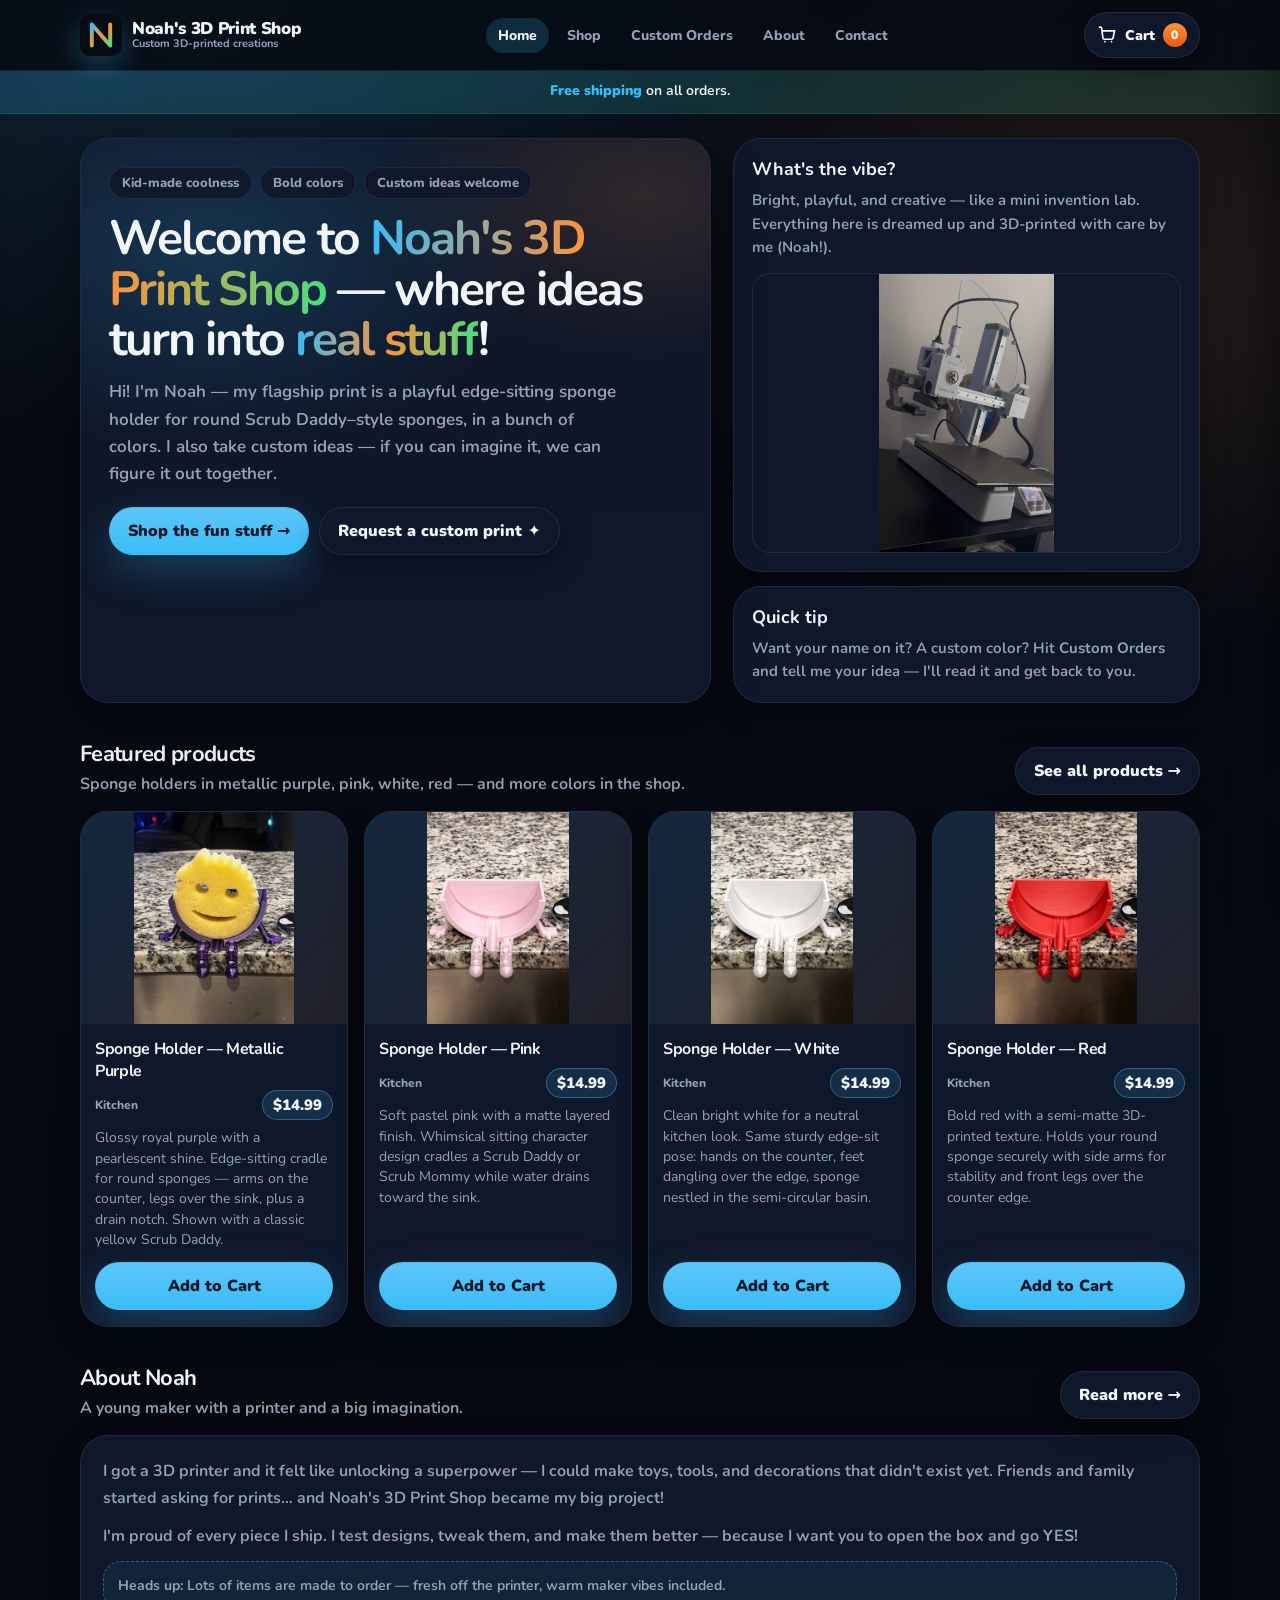
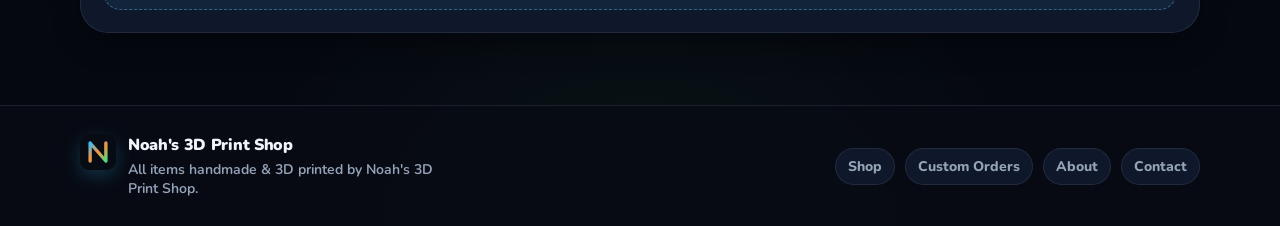
<file: index.html>
<!DOCTYPE html>
<html lang="en">
  <head>
    <meta charset="utf-8" />
    <meta name="viewport" content="width=device-width, initial-scale=1" />
    <meta name="theme-color" content="#070b14" />
    <meta
      name="description"
      content="Noah's 3D Print Shop — colorful 3D-printed sponge holders for Scrub Daddy / Scrub Mommy sponges, plus custom prints from a young maker."
    />
    <title>Noah's 3D Print Shop — Custom 3D-Printed Creations</title>
    <link rel="icon" href="favicon.svg" type="image/svg+xml" sizes="any" />
    <link rel="stylesheet" href="css/style.css" />
  </head>
  <body data-page="home">
    <a class="skip-link" href="#main">Skip to content</a>

    <header class="site-header">
      <div class="container nav-inner">
        <a href="index.html" class="brand">
          <span class="brand-badge" aria-hidden="true"></span>
          <span class="brand-text">
            <span class="brand-title">Noah's 3D Print Shop</span>
            <span class="brand-tagline">Custom 3D-printed creations</span>
          </span>
        </a>
        <nav class="nav-links" aria-label="Main navigation">
          <a href="index.html" data-nav="home">Home</a>
          <a href="pages/shop.html" data-nav="shop">Shop</a>
          <a href="pages/custom-orders.html" data-nav="custom">Custom Orders</a>
          <a href="pages/about.html" data-nav="about">About</a>
          <a href="pages/contact.html" data-nav="contact">Contact</a>
        </nav>
        <div class="nav-actions">
          <button
            type="button"
            class="icon-btn hamburger"
            id="nav-toggle"
            aria-label="Open menu"
            aria-expanded="false"
          >
            <svg width="22" height="22" viewBox="0 0 24 24" fill="none" aria-hidden="true">
              <path d="M4 7h16M4 12h16M4 17h16" stroke="currentColor" stroke-width="2" stroke-linecap="round" />
            </svg>
          </button>
          <button type="button" class="cart-btn" id="cart-toggle" aria-label="Open shopping cart">
            <svg width="20" height="20" viewBox="0 0 24 24" fill="none" aria-hidden="true">
              <path
                d="M7 7h14l-1.7 8.5a2 2 0 0 1-2 1.6H9.1a2 2 0 0 1-2-1.6L5.6 3.8A1.5 1.5 0 0 0 4.1 2.6H3"
                stroke="currentColor"
                stroke-width="2"
                stroke-linecap="round"
              />
              <path
                d="M9.5 21a1 1 0 1 0 0-2 1 1 0 0 0 0 2ZM17.5 21a1 1 0 1 0 0-2 1 1 0 0 0 0 2Z"
                fill="currentColor"
              />
            </svg>
            <span>Cart</span>
            <span class="cart-count" id="cart-count">0</span>
          </button>
        </div>
      </div>
      <div class="container mobile-menu" id="mobile-menu">
        <a href="index.html">Home</a>
        <a href="pages/shop.html">Shop</a>
        <a href="pages/custom-orders.html">Custom Orders</a>
        <a href="pages/about.html">About</a>
        <a href="pages/contact.html">Contact</a>
      </div>
    </header>

    <div class="shipping-banner">
      <div class="container shipping-banner__inner">
        <p class="shipping-banner__text"><strong>Free shipping</strong> on all orders.</p>
      </div>
    </div>

    <main id="main">
      <div class="container">
        <section class="hero" aria-labelledby="hero-title">
          <div class="hero-card">
            <div class="pill-row">
              <span class="pill">Kid-made coolness</span>
              <span class="pill">Bold colors</span>
              <span class="pill">Custom ideas welcome</span>
            </div>
            <h1 id="hero-title">
              Welcome to <span class="gradient-text">Noah's 3D Print Shop</span> — where ideas turn into
              <span class="gradient-text">real stuff</span>!
            </h1>
            <p class="lead">
              Hi! I'm Noah — my flagship print is a playful edge-sitting sponge holder for round Scrub Daddy–style
              sponges, in a bunch of colors. I also take custom ideas — if you can imagine it, we can figure it out
              together.
            </p>
            <div class="cta-row">
              <a class="btn btn-primary" href="pages/shop.html">Shop the fun stuff →</a>
              <a class="btn btn-secondary" href="pages/custom-orders.html">Request a custom print ✦</a>
            </div>
          </div>
          <div class="hero-side">
            <div class="mini-card">
              <h2>What's the vibe?</h2>
              <p>
                Bright, playful, and creative — like a mini invention lab. Everything here is dreamed up and 3D-printed with
                care by me (Noah!).
              </p>
              <img
                class="mini-card__photo"
                src="images/home/printer-vibe.png"
                alt="Bambu Lab A1 mini 3D printer on the desk with blue filament, ready to print."
                width="643"
                height="1024"
                loading="lazy"
                decoding="async"
              />
            </div>
            <div class="mini-card">
              <h2>Quick tip</h2>
              <p>
                Want your name on it? A custom color? Hit <strong>Custom Orders</strong> and tell me your idea — I'll read
                it and get back to you.
              </p>
            </div>
          </div>
        </section>

        <section class="section" aria-labelledby="featured-heading">
          <div class="section-head">
            <div>
              <h2 id="featured-heading">Featured products</h2>
              <p>Sponge holders in metallic purple, pink, white, red — and more colors in the shop.</p>
            </div>
            <a class="btn btn-secondary" href="pages/shop.html">See all products →</a>
          </div>
          <div class="product-grid" id="featured-grid"></div>
        </section>

        <section class="section" aria-labelledby="about-snippet-heading">
          <div class="section-head">
            <div>
              <h2 id="about-snippet-heading">About Noah</h2>
              <p>A young maker with a printer and a big imagination.</p>
            </div>
            <a class="btn btn-secondary" href="pages/about.html">Read more →</a>
          </div>
          <div class="panel">
            <p>
              I got a 3D printer and it felt like unlocking a superpower — I could make toys, tools, and decorations that
              didn't exist yet. Friends and family started asking for prints… and Noah's 3D Print Shop became my big
              project!
            </p>
            <p>
              I'm proud of every piece I ship. I test designs, tweak them, and make them better — because I want you to open
              the box and go <strong>YES!</strong>
            </p>
            <p class="note" style="margin: 0">
              <strong>Heads up:</strong> Lots of items are made to order — fresh off the printer, warm maker vibes included.
            </p>
          </div>
        </section>
      </div>
    </main>

    <footer class="site-footer">
      <div class="container footer-inner">
        <div class="footer-brand-block">
          <span class="brand-badge brand-badge--footer" aria-hidden="true"></span>
          <div>
            <div class="footer-brand">Noah's 3D Print Shop</div>
            <p class="footer-note">All items handmade &amp; 3D printed by Noah's 3D Print Shop.</p>
          </div>
        </div>
        <div class="footer-links">
          <a href="pages/shop.html">Shop</a>
          <a href="pages/custom-orders.html">Custom Orders</a>
          <a href="pages/about.html">About</a>
          <a href="pages/contact.html">Contact</a>
        </div>
      </div>
    </footer>

    <div id="cart-backdrop" class="cart-backdrop" aria-hidden="true"></div>
    <aside id="cart-drawer" class="cart-drawer" aria-label="Shopping cart" aria-hidden="true">
      <div class="cart-drawer__head">
        <h2>Your cart</h2>
        <button type="button" class="icon-btn" id="cart-close" aria-label="Close cart">
          <svg width="20" height="20" viewBox="0 0 24 24" fill="none" aria-hidden="true">
            <path d="M6 6l12 12M18 6 6 18" stroke="currentColor" stroke-width="2" stroke-linecap="round" />
          </svg>
        </button>
      </div>
      <div class="cart-drawer__promo" role="status"><strong>Free shipping</strong> on all orders.</div>
      <div class="cart-drawer__body" id="cart-lines"></div>
      <div class="cart-drawer__foot">
        <div class="cart-total">
          <span>Subtotal</span>
          <span id="cart-subtotal">$0.00</span>
        </div>
        <button type="button" class="btn btn-primary" id="cart-clear" style="width: 100%">Clear cart</button>
        <p class="note" style="margin: 0; text-align: center; font-size: 13px">
          Checkout connects later — your cart saves in this browser.
        </p>
      </div>
    </aside>

    <div id="toast" class="toast" role="status" aria-live="polite"></div>

    <script src="data/products.js"></script>
    <script src="js/main.js"></script>
  </body>
</html>
</file>
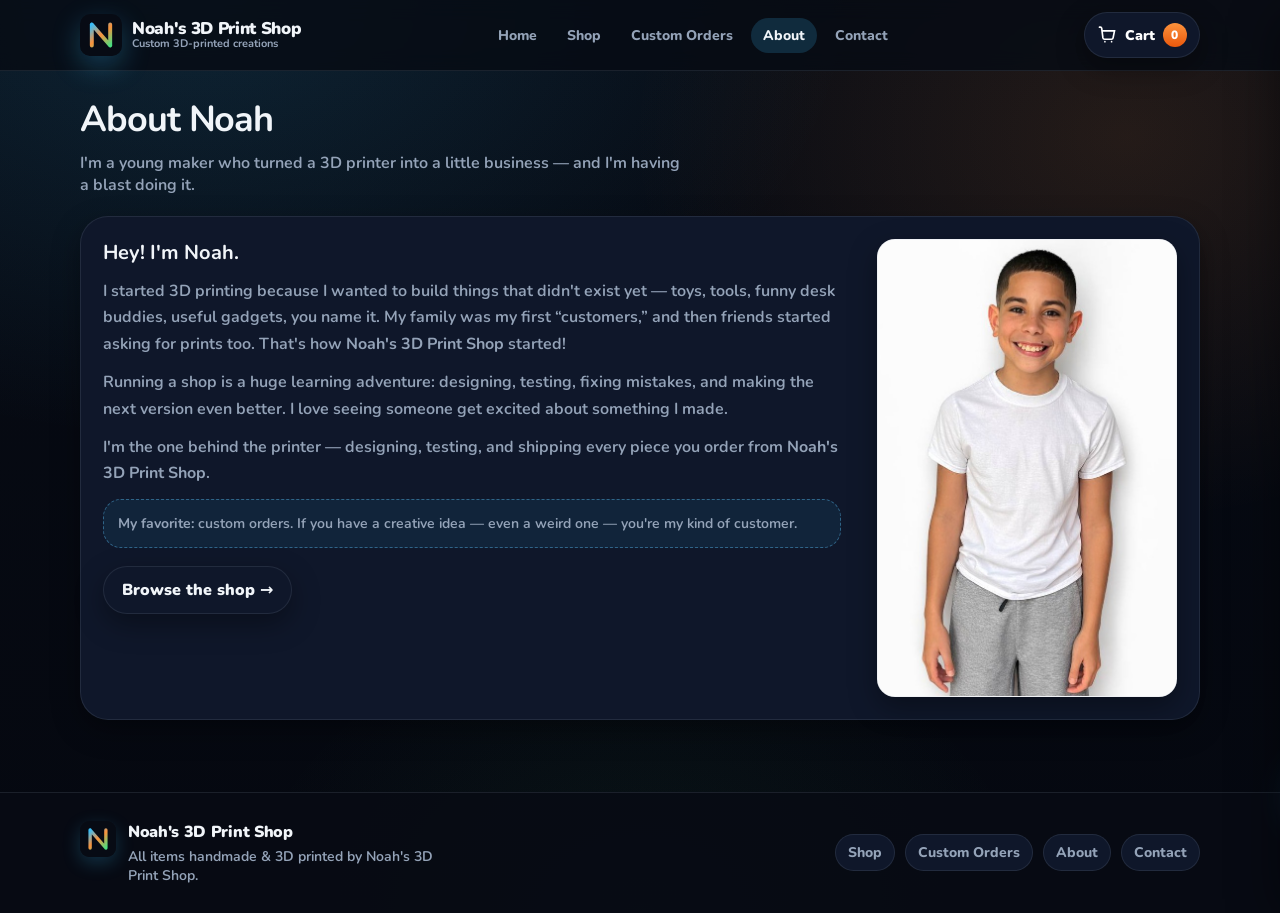
<file: pages/about.html>
<!DOCTYPE html>
<html lang="en">
  <head>
    <meta charset="utf-8" />
    <meta name="viewport" content="width=device-width, initial-scale=1" />
    <meta name="theme-color" content="#070b14" />
    <meta name="description" content="Meet Noah — the young maker behind Noah's 3D Print Shop." />
    <title>About — Noah's 3D Print Shop</title>
    <link rel="icon" href="../favicon.svg" type="image/svg+xml" sizes="any" />
    <link rel="stylesheet" href="../css/style.css" />
  </head>
  <body data-page="about">
    <a class="skip-link" href="#main">Skip to content</a>

    <header class="site-header">
      <div class="container nav-inner">
        <a href="../index.html" class="brand">
          <span class="brand-badge" aria-hidden="true"></span>
          <span class="brand-text">
            <span class="brand-title">Noah's 3D Print Shop</span>
            <span class="brand-tagline">Custom 3D-printed creations</span>
          </span>
        </a>
        <nav class="nav-links" aria-label="Main navigation">
          <a href="../index.html" data-nav="home">Home</a>
          <a href="shop.html" data-nav="shop">Shop</a>
          <a href="custom-orders.html" data-nav="custom">Custom Orders</a>
          <a href="about.html" data-nav="about">About</a>
          <a href="contact.html" data-nav="contact">Contact</a>
        </nav>
        <div class="nav-actions">
          <button type="button" class="icon-btn hamburger" id="nav-toggle" aria-label="Open menu" aria-expanded="false">
            <svg width="22" height="22" viewBox="0 0 24 24" fill="none" aria-hidden="true">
              <path d="M4 7h16M4 12h16M4 17h16" stroke="currentColor" stroke-width="2" stroke-linecap="round" />
            </svg>
          </button>
          <button type="button" class="cart-btn" id="cart-toggle" aria-label="Open shopping cart">
            <svg width="20" height="20" viewBox="0 0 24 24" fill="none" aria-hidden="true">
              <path
                d="M7 7h14l-1.7 8.5a2 2 0 0 1-2 1.6H9.1a2 2 0 0 1-2-1.6L5.6 3.8A1.5 1.5 0 0 0 4.1 2.6H3"
                stroke="currentColor"
                stroke-width="2"
                stroke-linecap="round"
              />
              <path
                d="M9.5 21a1 1 0 1 0 0-2 1 1 0 0 0 0 2ZM17.5 21a1 1 0 1 0 0-2 1 1 0 0 0 0 2Z"
                fill="currentColor"
              />
            </svg>
            <span>Cart</span>
            <span class="cart-count" id="cart-count">0</span>
          </button>
        </div>
      </div>
      <div class="container mobile-menu" id="mobile-menu">
        <a href="../index.html">Home</a>
        <a href="shop.html">Shop</a>
        <a href="custom-orders.html">Custom Orders</a>
        <a href="about.html">About</a>
        <a href="contact.html">Contact</a>
      </div>
    </header>

    <main id="main">
      <div class="container">
        <h1 class="page-title">About Noah</h1>
        <p class="page-intro">
          I'm a young maker who turned a 3D printer into a little business — and I'm having a blast doing it.
        </p>

        <section class="panel about-bio" aria-labelledby="about-bio-heading">
          <div class="about-bio__inner">
            <div class="about-bio__content">
              <h2 id="about-bio-heading">Hey! I'm Noah.</h2>
              <p>
                I started 3D printing because I wanted to build things that didn't exist yet — toys, tools, funny desk
                buddies, useful gadgets, you name it. My family was my first “customers,” and then friends started asking for
                prints too. That's how <strong>Noah's 3D Print Shop</strong> started!
              </p>
              <p>
                Running a shop is a huge learning adventure: designing, testing, fixing mistakes, and making the next version
                even better. I love seeing someone get excited about something I made.
              </p>
              <p>
                I'm the one behind the printer — designing, testing, and shipping every piece you order from
                <strong>Noah's 3D Print Shop</strong>.
              </p>
              <p class="note" style="margin: 0 0 18px">
                <strong>My favorite:</strong> custom orders. If you have a creative idea — even a weird one — you're my kind of
                customer.
              </p>
              <a class="btn btn-secondary about-bio__cta" href="shop.html">Browse the shop →</a>
            </div>
            <div class="about-bio__media">
              <img
                class="bio-photo"
                src="../images/about/noah-bio.png"
                alt="Noah smiling, wearing a white t-shirt and grey shorts."
                width="601"
                height="919"
                loading="lazy"
                decoding="async"
              />
            </div>
          </div>
        </section>
      </div>
    </main>

    <footer class="site-footer">
      <div class="container footer-inner">
        <div class="footer-brand-block">
          <span class="brand-badge brand-badge--footer" aria-hidden="true"></span>
          <div>
            <div class="footer-brand">Noah's 3D Print Shop</div>
            <p class="footer-note">All items handmade &amp; 3D printed by Noah's 3D Print Shop.</p>
          </div>
        </div>
        <div class="footer-links">
          <a href="shop.html">Shop</a>
          <a href="custom-orders.html">Custom Orders</a>
          <a href="about.html">About</a>
          <a href="contact.html">Contact</a>
        </div>
      </div>
    </footer>

    <div id="cart-backdrop" class="cart-backdrop" aria-hidden="true"></div>
    <aside id="cart-drawer" class="cart-drawer" aria-label="Shopping cart" aria-hidden="true">
      <div class="cart-drawer__head">
        <h2>Your cart</h2>
        <button type="button" class="icon-btn" id="cart-close" aria-label="Close cart">
          <svg width="20" height="20" viewBox="0 0 24 24" fill="none" aria-hidden="true">
            <path d="M6 6l12 12M18 6 6 18" stroke="currentColor" stroke-width="2" stroke-linecap="round" />
          </svg>
        </button>
      </div>
      <div class="cart-drawer__promo" role="status"><strong>Free shipping</strong> on all orders.</div>
      <div class="cart-drawer__body" id="cart-lines"></div>
      <div class="cart-drawer__foot">
        <div class="cart-total">
          <span>Subtotal</span>
          <span id="cart-subtotal">$0.00</span>
        </div>
        <button type="button" class="btn btn-primary" id="cart-clear" style="width: 100%">Clear cart</button>
        <p class="note" style="margin: 0; text-align: center; font-size: 13px">
          Checkout connects later — your cart saves in this browser.
        </p>
      </div>
    </aside>

    <div id="toast" class="toast" role="status" aria-live="polite"></div>

    <script src="../data/products.js"></script>
    <script src="../js/main.js"></script>
  </body>
</html>
</file>
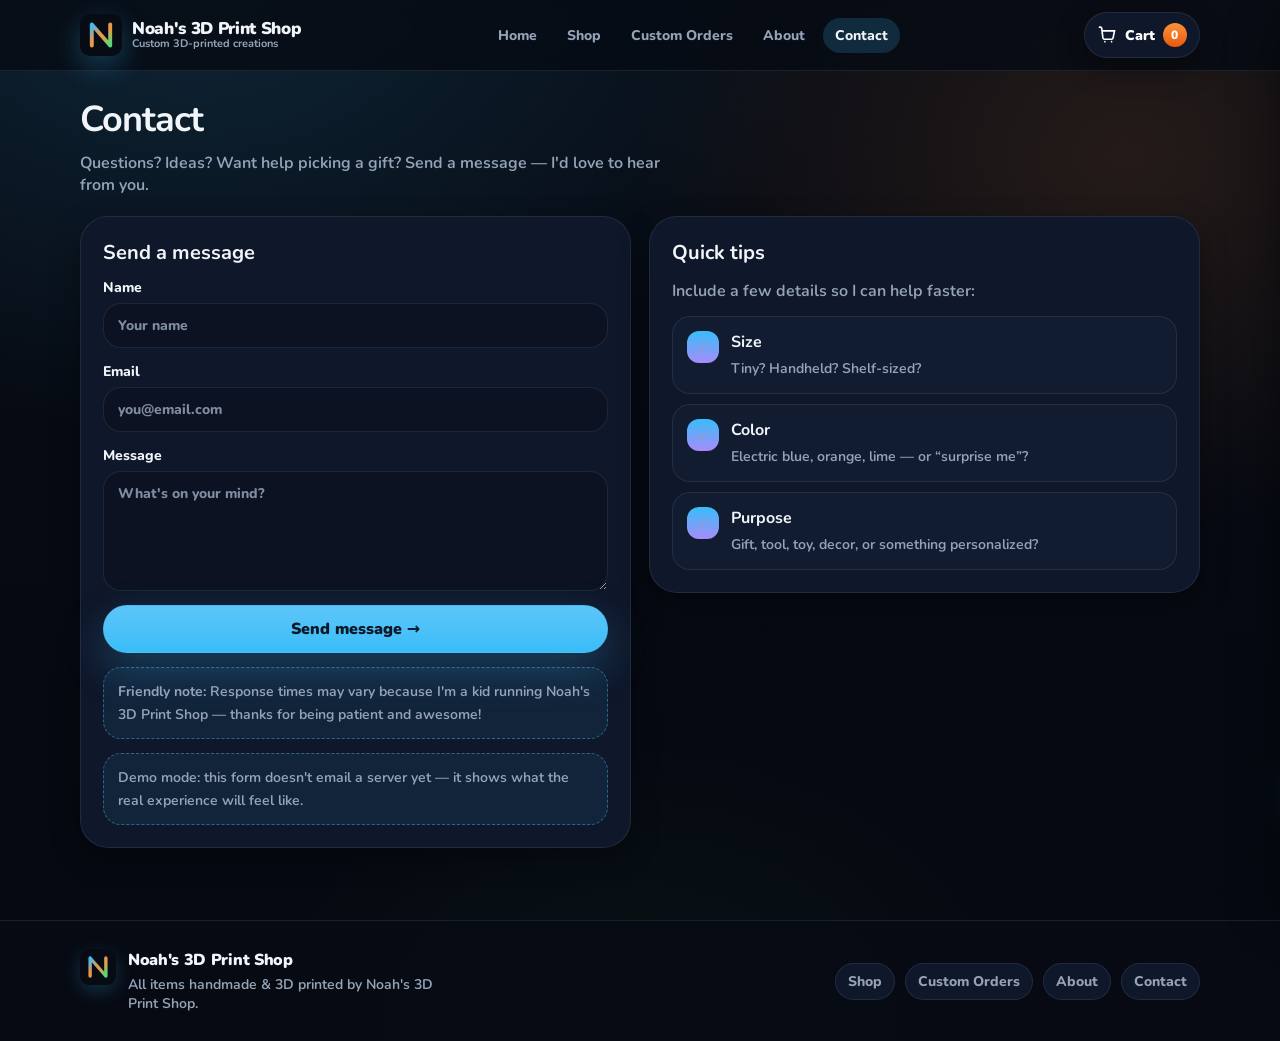
<file: pages/contact.html>
<!DOCTYPE html>
<html lang="en">
  <head>
    <meta charset="utf-8" />
    <meta name="viewport" content="width=device-width, initial-scale=1" />
    <meta name="theme-color" content="#070b14" />
    <meta name="description" content="Contact Noah's 3D Print Shop — questions, ideas, or gift help." />
    <title>Contact — Noah's 3D Print Shop</title>
    <link rel="icon" href="../favicon.svg" type="image/svg+xml" sizes="any" />
    <link rel="stylesheet" href="../css/style.css" />
  </head>
  <body data-page="contact">
    <a class="skip-link" href="#main">Skip to content</a>

    <header class="site-header">
      <div class="container nav-inner">
        <a href="../index.html" class="brand">
          <span class="brand-badge" aria-hidden="true"></span>
          <span class="brand-text">
            <span class="brand-title">Noah's 3D Print Shop</span>
            <span class="brand-tagline">Custom 3D-printed creations</span>
          </span>
        </a>
        <nav class="nav-links" aria-label="Main navigation">
          <a href="../index.html" data-nav="home">Home</a>
          <a href="shop.html" data-nav="shop">Shop</a>
          <a href="custom-orders.html" data-nav="custom">Custom Orders</a>
          <a href="about.html" data-nav="about">About</a>
          <a href="contact.html" data-nav="contact">Contact</a>
        </nav>
        <div class="nav-actions">
          <button type="button" class="icon-btn hamburger" id="nav-toggle" aria-label="Open menu" aria-expanded="false">
            <svg width="22" height="22" viewBox="0 0 24 24" fill="none" aria-hidden="true">
              <path d="M4 7h16M4 12h16M4 17h16" stroke="currentColor" stroke-width="2" stroke-linecap="round" />
            </svg>
          </button>
          <button type="button" class="cart-btn" id="cart-toggle" aria-label="Open shopping cart">
            <svg width="20" height="20" viewBox="0 0 24 24" fill="none" aria-hidden="true">
              <path
                d="M7 7h14l-1.7 8.5a2 2 0 0 1-2 1.6H9.1a2 2 0 0 1-2-1.6L5.6 3.8A1.5 1.5 0 0 0 4.1 2.6H3"
                stroke="currentColor"
                stroke-width="2"
                stroke-linecap="round"
              />
              <path
                d="M9.5 21a1 1 0 1 0 0-2 1 1 0 0 0 0 2ZM17.5 21a1 1 0 1 0 0-2 1 1 0 0 0 0 2Z"
                fill="currentColor"
              />
            </svg>
            <span>Cart</span>
            <span class="cart-count" id="cart-count">0</span>
          </button>
        </div>
      </div>
      <div class="container mobile-menu" id="mobile-menu">
        <a href="../index.html">Home</a>
        <a href="shop.html">Shop</a>
        <a href="custom-orders.html">Custom Orders</a>
        <a href="about.html">About</a>
        <a href="contact.html">Contact</a>
      </div>
    </header>

    <main id="main">
      <div class="container">
        <h1 class="page-title">Contact</h1>
        <p class="page-intro">
          Questions? Ideas? Want help picking a gift? Send a message — I'd love to hear from you.
        </p>

        <div class="two-col">
          <div class="panel">
            <h2 style="margin-top: 0">Send a message</h2>
            <form id="contact-form">
              <label>
                Name
                <input type="text" name="name" placeholder="Your name" required autocomplete="name" />
              </label>
              <label>
                Email
                <input type="email" name="email" placeholder="you@email.com" required autocomplete="email" />
              </label>
              <label>
                Message
                <textarea name="message" placeholder="What's on your mind?" required></textarea>
              </label>
              <button type="submit" class="btn btn-primary" style="width: 100%">Send message →</button>
              <p class="note" style="margin: 0">
                <strong>Friendly note:</strong> Response times may vary because I'm a kid running Noah's 3D Print Shop — thanks
                for being patient and awesome!
              </p>
              <p class="note" style="margin: 0">
                Demo mode: this form doesn't email a server yet — it shows what the real experience will feel like.
              </p>
            </form>
          </div>
          <div class="panel">
            <h2 style="margin-top: 0">Quick tips</h2>
            <p>Include a few details so I can help faster:</p>
            <div class="steps">
              <div class="step">
                <span class="step-num">✓</span>
                <div>
                  <strong>Size</strong>
                  <span>Tiny? Handheld? Shelf-sized?</span>
                </div>
              </div>
              <div class="step">
                <span class="step-num">✓</span>
                <div>
                  <strong>Color</strong>
                  <span>Electric blue, orange, lime — or “surprise me”?</span>
                </div>
              </div>
              <div class="step">
                <span class="step-num">✓</span>
                <div>
                  <strong>Purpose</strong>
                  <span>Gift, tool, toy, decor, or something personalized?</span>
                </div>
              </div>
            </div>
          </div>
        </div>
      </div>
    </main>

    <footer class="site-footer">
      <div class="container footer-inner">
        <div class="footer-brand-block">
          <span class="brand-badge brand-badge--footer" aria-hidden="true"></span>
          <div>
            <div class="footer-brand">Noah's 3D Print Shop</div>
            <p class="footer-note">All items handmade &amp; 3D printed by Noah's 3D Print Shop.</p>
          </div>
        </div>
        <div class="footer-links">
          <a href="shop.html">Shop</a>
          <a href="custom-orders.html">Custom Orders</a>
          <a href="about.html">About</a>
          <a href="contact.html">Contact</a>
        </div>
      </div>
    </footer>

    <div id="cart-backdrop" class="cart-backdrop" aria-hidden="true"></div>
    <aside id="cart-drawer" class="cart-drawer" aria-label="Shopping cart" aria-hidden="true">
      <div class="cart-drawer__head">
        <h2>Your cart</h2>
        <button type="button" class="icon-btn" id="cart-close" aria-label="Close cart">
          <svg width="20" height="20" viewBox="0 0 24 24" fill="none" aria-hidden="true">
            <path d="M6 6l12 12M18 6 6 18" stroke="currentColor" stroke-width="2" stroke-linecap="round" />
          </svg>
        </button>
      </div>
      <div class="cart-drawer__promo" role="status"><strong>Free shipping</strong> on all orders.</div>
      <div class="cart-drawer__body" id="cart-lines"></div>
      <div class="cart-drawer__foot">
        <div class="cart-total">
          <span>Subtotal</span>
          <span id="cart-subtotal">$0.00</span>
        </div>
        <button type="button" class="btn btn-primary" id="cart-clear" style="width: 100%">Clear cart</button>
        <p class="note" style="margin: 0; text-align: center; font-size: 13px">
          Checkout connects later — your cart saves in this browser.
        </p>
      </div>
    </aside>

    <div id="toast" class="toast" role="status" aria-live="polite"></div>

    <script src="../data/products.js"></script>
    <script src="../js/main.js"></script>
  </body>
</html>
</file>
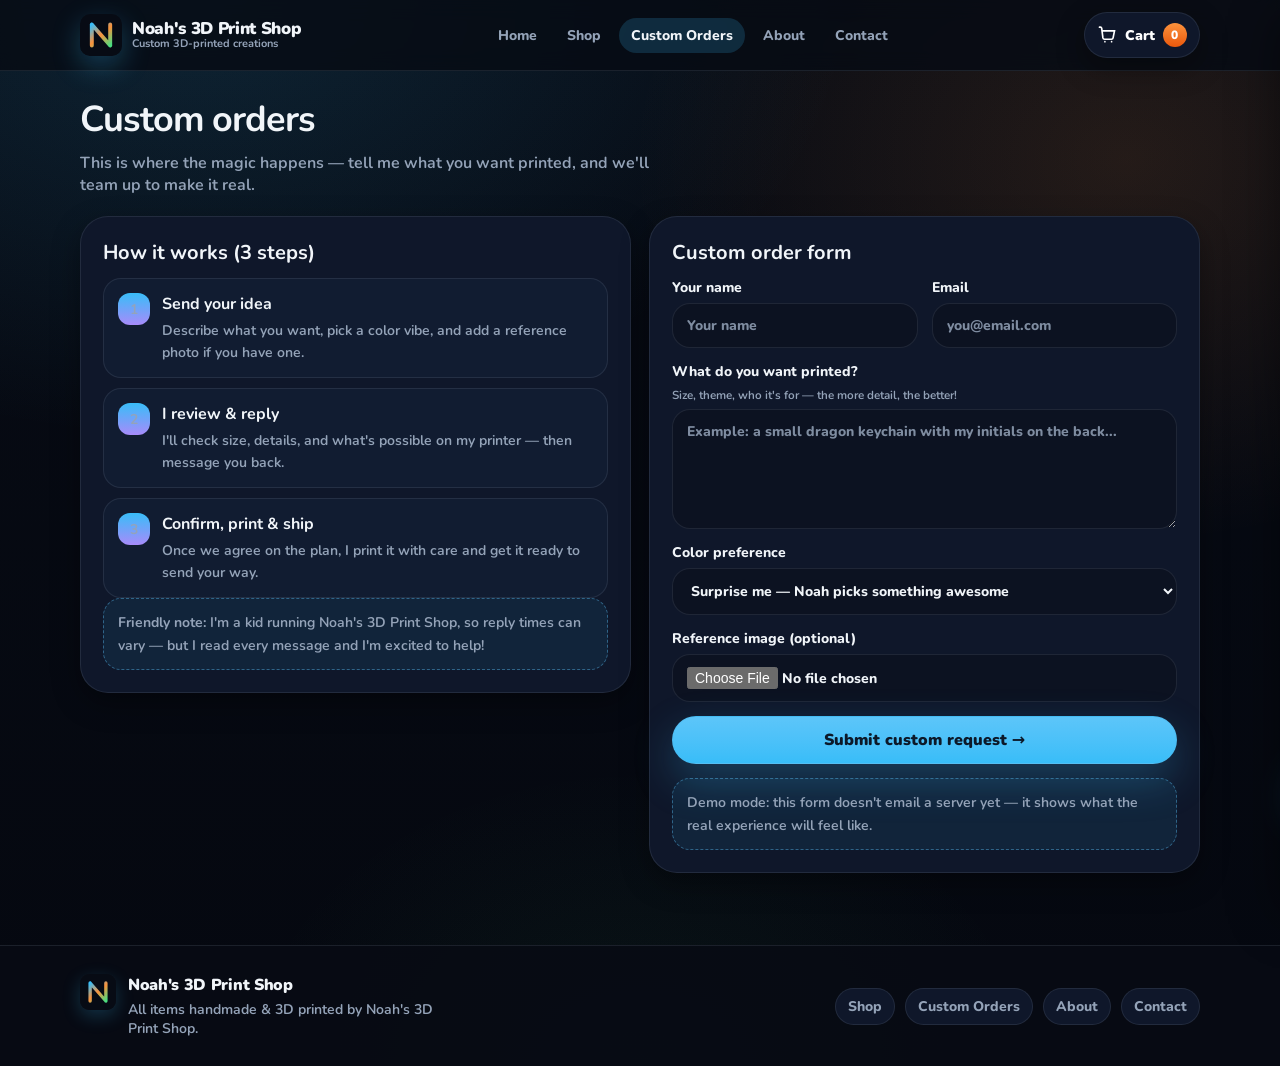
<file: pages/custom-orders.html>
<!DOCTYPE html>
<html lang="en">
  <head>
    <meta charset="utf-8" />
    <meta name="viewport" content="width=device-width, initial-scale=1" />
    <meta name="theme-color" content="#070b14" />
    <meta name="description" content="Request a custom 3D print from Noah's 3D Print Shop." />
    <title>Custom Orders — Noah's 3D Print Shop</title>
    <link rel="icon" href="../favicon.svg" type="image/svg+xml" sizes="any" />
    <link rel="stylesheet" href="../css/style.css" />
  </head>
  <body data-page="custom">
    <a class="skip-link" href="#main">Skip to content</a>

    <header class="site-header">
      <div class="container nav-inner">
        <a href="../index.html" class="brand">
          <span class="brand-badge" aria-hidden="true"></span>
          <span class="brand-text">
            <span class="brand-title">Noah's 3D Print Shop</span>
            <span class="brand-tagline">Custom 3D-printed creations</span>
          </span>
        </a>
        <nav class="nav-links" aria-label="Main navigation">
          <a href="../index.html" data-nav="home">Home</a>
          <a href="shop.html" data-nav="shop">Shop</a>
          <a href="custom-orders.html" data-nav="custom">Custom Orders</a>
          <a href="about.html" data-nav="about">About</a>
          <a href="contact.html" data-nav="contact">Contact</a>
        </nav>
        <div class="nav-actions">
          <button type="button" class="icon-btn hamburger" id="nav-toggle" aria-label="Open menu" aria-expanded="false">
            <svg width="22" height="22" viewBox="0 0 24 24" fill="none" aria-hidden="true">
              <path d="M4 7h16M4 12h16M4 17h16" stroke="currentColor" stroke-width="2" stroke-linecap="round" />
            </svg>
          </button>
          <button type="button" class="cart-btn" id="cart-toggle" aria-label="Open shopping cart">
            <svg width="20" height="20" viewBox="0 0 24 24" fill="none" aria-hidden="true">
              <path
                d="M7 7h14l-1.7 8.5a2 2 0 0 1-2 1.6H9.1a2 2 0 0 1-2-1.6L5.6 3.8A1.5 1.5 0 0 0 4.1 2.6H3"
                stroke="currentColor"
                stroke-width="2"
                stroke-linecap="round"
              />
              <path
                d="M9.5 21a1 1 0 1 0 0-2 1 1 0 0 0 0 2ZM17.5 21a1 1 0 1 0 0-2 1 1 0 0 0 0 2Z"
                fill="currentColor"
              />
            </svg>
            <span>Cart</span>
            <span class="cart-count" id="cart-count">0</span>
          </button>
        </div>
      </div>
      <div class="container mobile-menu" id="mobile-menu">
        <a href="../index.html">Home</a>
        <a href="shop.html">Shop</a>
        <a href="custom-orders.html">Custom Orders</a>
        <a href="about.html">About</a>
        <a href="contact.html">Contact</a>
      </div>
    </header>

    <main id="main">
      <div class="container">
        <h1 class="page-title">Custom orders</h1>
        <p class="page-intro">
          This is where the magic happens — tell me what you want printed, and we'll team up to make it real.
        </p>

        <div class="two-col">
          <div class="panel">
            <h2 style="margin-top: 0">How it works (3 steps)</h2>
            <div class="steps">
              <div class="step">
                <span class="step-num">1</span>
                <div>
                  <strong>Send your idea</strong>
                  <span>Describe what you want, pick a color vibe, and add a reference photo if you have one.</span>
                </div>
              </div>
              <div class="step">
                <span class="step-num">2</span>
                <div>
                  <strong>I review &amp; reply</strong>
                  <span>I'll check size, details, and what's possible on my printer — then message you back.</span>
                </div>
              </div>
              <div class="step">
                <span class="step-num">3</span>
                <div>
                  <strong>Confirm, print &amp; ship</strong>
                  <span>Once we agree on the plan, I print it with care and get it ready to send your way.</span>
                </div>
              </div>
            </div>
            <p class="note" style="margin: 0">
              <strong>Friendly note:</strong> I'm a kid running Noah's 3D Print Shop, so reply times can vary — but I read
              every message and I'm excited to help!
            </p>
          </div>

          <div class="panel">
            <h2 style="margin-top: 0">Custom order form</h2>
            <form id="custom-order-form">
              <div class="field-row">
                <label>
                  Your name
                  <input type="text" name="name" placeholder="Your name" required autocomplete="name" />
                </label>
                <label>
                  Email
                  <input type="email" name="email" placeholder="you@email.com" required autocomplete="email" />
                </label>
              </div>
              <label>
                What do you want printed?
                <small>Size, theme, who it's for — the more detail, the better!</small>
                <textarea name="description" placeholder="Example: a small dragon keychain with my initials on the back..." required></textarea>
              </label>
              <label>
                Color preference
                <select name="color">
                  <option>Surprise me — Noah picks something awesome</option>
                  <option>Electric blue</option>
                  <option>Orange pop</option>
                  <option>Lime green</option>
                  <option>Galaxy purple</option>
                  <option>Classic white</option>
                  <option>Midnight black</option>
                </select>
              </label>
              <label>
                Reference image (optional)
                <input type="file" name="reference" accept="image/*" />
              </label>
              <button type="submit" class="btn btn-primary" style="width: 100%">Submit custom request →</button>
              <p class="note" style="margin: 0">
                Demo mode: this form doesn't email a server yet — it shows what the real experience will feel like.
              </p>
            </form>
          </div>
        </div>
      </div>
    </main>

    <footer class="site-footer">
      <div class="container footer-inner">
        <div class="footer-brand-block">
          <span class="brand-badge brand-badge--footer" aria-hidden="true"></span>
          <div>
            <div class="footer-brand">Noah's 3D Print Shop</div>
            <p class="footer-note">All items handmade &amp; 3D printed by Noah's 3D Print Shop.</p>
          </div>
        </div>
        <div class="footer-links">
          <a href="shop.html">Shop</a>
          <a href="custom-orders.html">Custom Orders</a>
          <a href="about.html">About</a>
          <a href="contact.html">Contact</a>
        </div>
      </div>
    </footer>

    <div id="cart-backdrop" class="cart-backdrop" aria-hidden="true"></div>
    <aside id="cart-drawer" class="cart-drawer" aria-label="Shopping cart" aria-hidden="true">
      <div class="cart-drawer__head">
        <h2>Your cart</h2>
        <button type="button" class="icon-btn" id="cart-close" aria-label="Close cart">
          <svg width="20" height="20" viewBox="0 0 24 24" fill="none" aria-hidden="true">
            <path d="M6 6l12 12M18 6 6 18" stroke="currentColor" stroke-width="2" stroke-linecap="round" />
          </svg>
        </button>
      </div>
      <div class="cart-drawer__promo" role="status"><strong>Free shipping</strong> on all orders.</div>
      <div class="cart-drawer__body" id="cart-lines"></div>
      <div class="cart-drawer__foot">
        <div class="cart-total">
          <span>Subtotal</span>
          <span id="cart-subtotal">$0.00</span>
        </div>
        <button type="button" class="btn btn-primary" id="cart-clear" style="width: 100%">Clear cart</button>
        <p class="note" style="margin: 0; text-align: center; font-size: 13px">
          Checkout connects later — your cart saves in this browser.
        </p>
      </div>
    </aside>

    <div id="toast" class="toast" role="status" aria-live="polite"></div>

    <script src="../data/products.js"></script>
    <script src="../js/main.js"></script>
  </body>
</html>
</file>
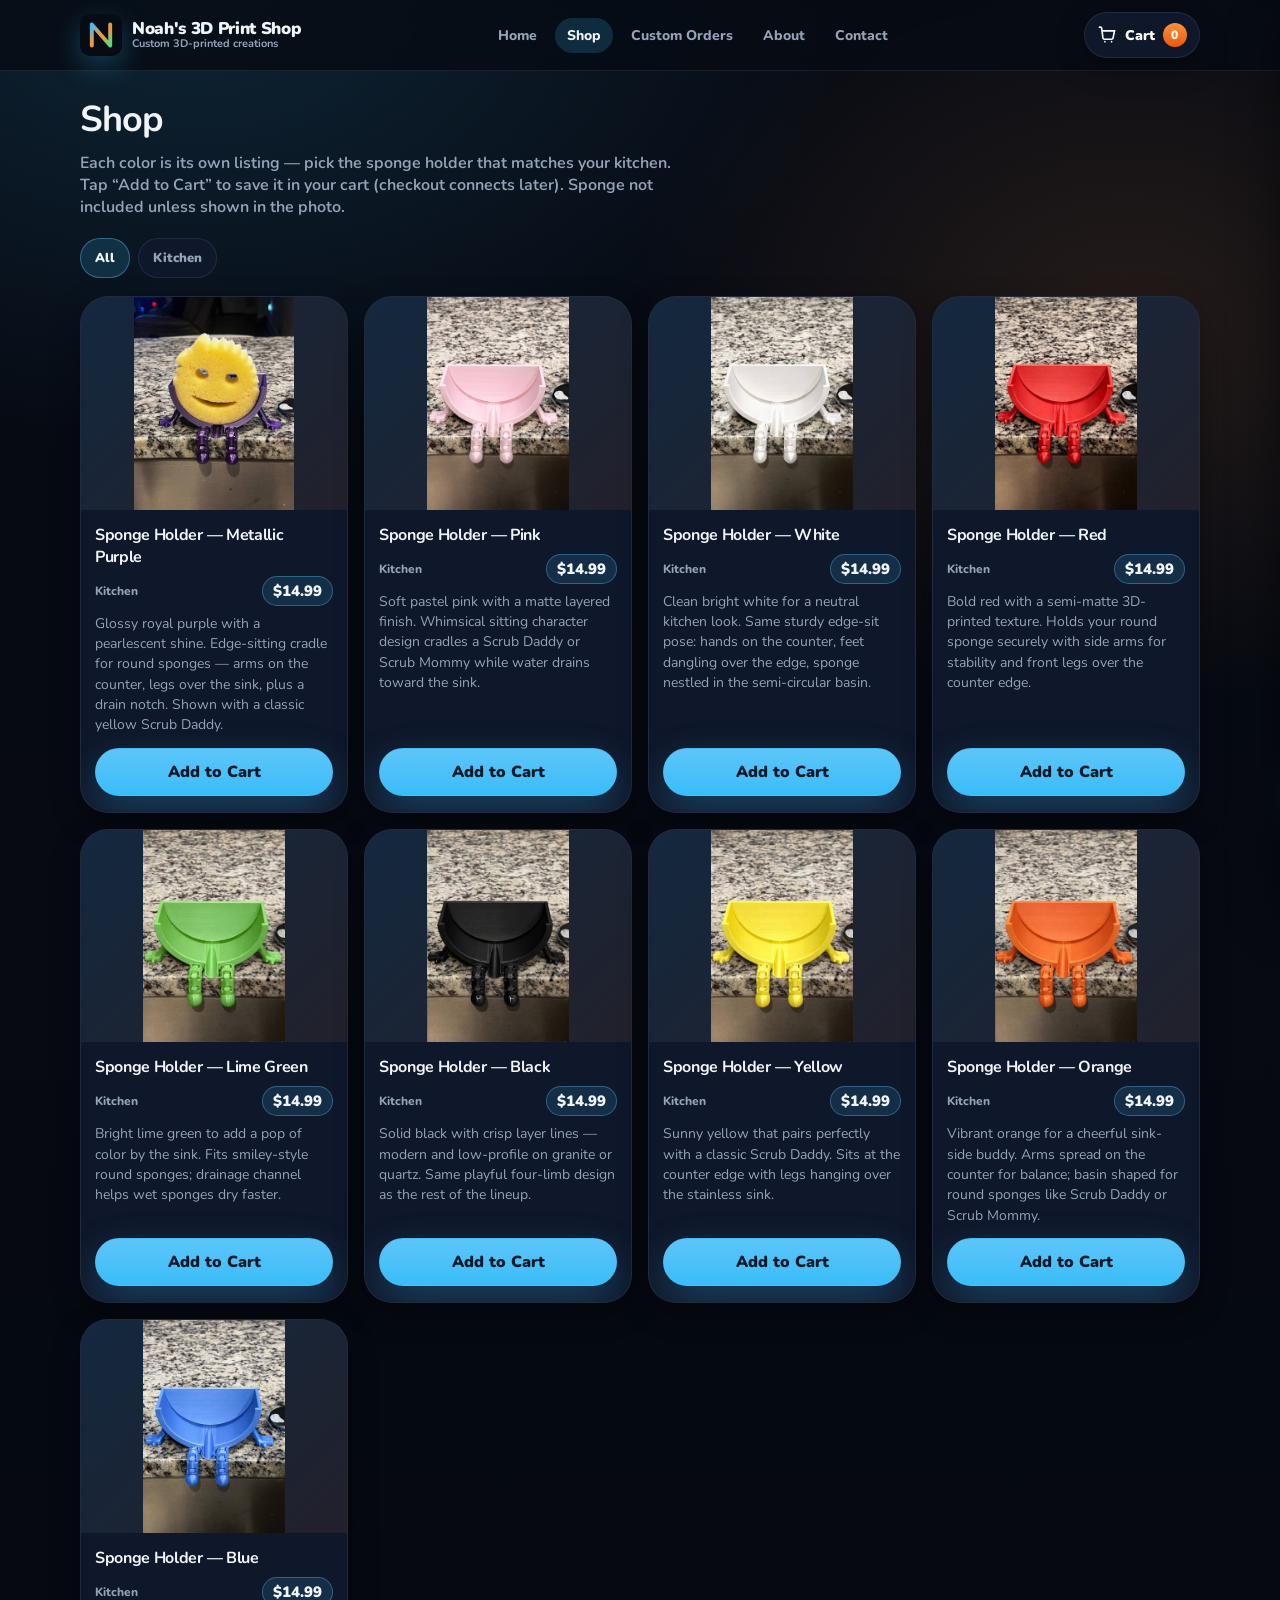
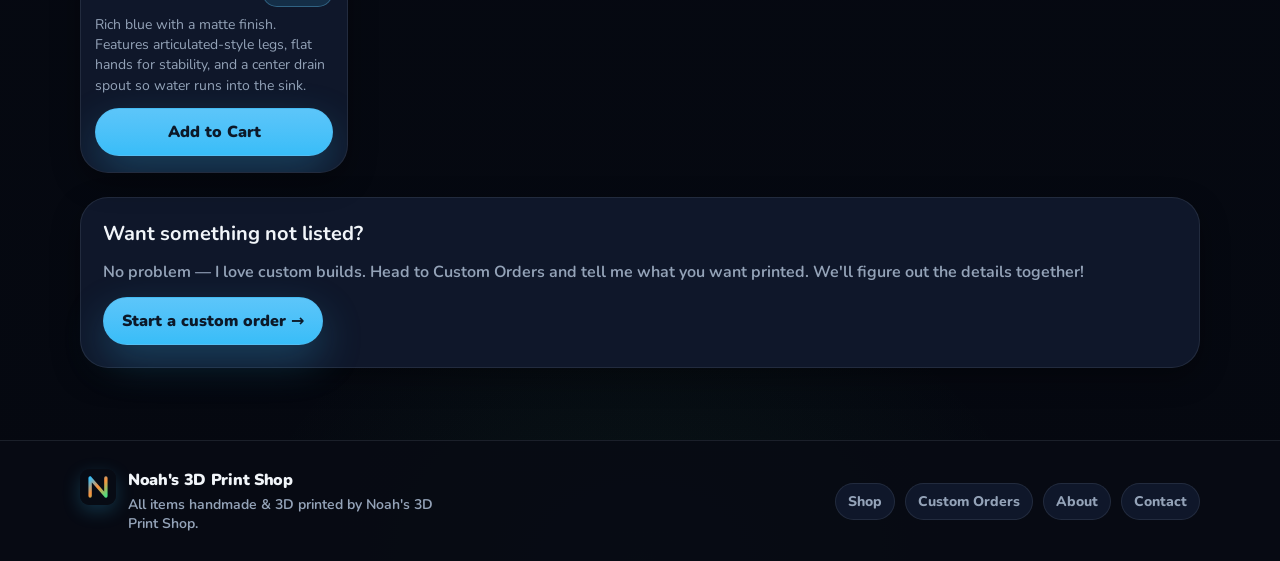
<file: pages/shop.html>
<!DOCTYPE html>
<html lang="en">
  <head>
    <meta charset="utf-8" />
    <meta name="viewport" content="width=device-width, initial-scale=1" />
    <meta name="theme-color" content="#070b14" />
    <meta
      name="description"
      content="Shop 3D-printed Scrub Daddy / Scrub Mommy sponge holders in multiple colors — made by Noah's 3D Print Shop."
    />
    <title>Shop — Noah's 3D Print Shop</title>
    <link rel="icon" href="../favicon.svg" type="image/svg+xml" sizes="any" />
    <link rel="stylesheet" href="../css/style.css" />
  </head>
  <body data-page="shop">
    <a class="skip-link" href="#main">Skip to content</a>

    <header class="site-header">
      <div class="container nav-inner">
        <a href="../index.html" class="brand">
          <span class="brand-badge" aria-hidden="true"></span>
          <span class="brand-text">
            <span class="brand-title">Noah's 3D Print Shop</span>
            <span class="brand-tagline">Custom 3D-printed creations</span>
          </span>
        </a>
        <nav class="nav-links" aria-label="Main navigation">
          <a href="../index.html" data-nav="home">Home</a>
          <a href="shop.html" data-nav="shop">Shop</a>
          <a href="custom-orders.html" data-nav="custom">Custom Orders</a>
          <a href="about.html" data-nav="about">About</a>
          <a href="contact.html" data-nav="contact">Contact</a>
        </nav>
        <div class="nav-actions">
          <button type="button" class="icon-btn hamburger" id="nav-toggle" aria-label="Open menu" aria-expanded="false">
            <svg width="22" height="22" viewBox="0 0 24 24" fill="none" aria-hidden="true">
              <path d="M4 7h16M4 12h16M4 17h16" stroke="currentColor" stroke-width="2" stroke-linecap="round" />
            </svg>
          </button>
          <button type="button" class="cart-btn" id="cart-toggle" aria-label="Open shopping cart">
            <svg width="20" height="20" viewBox="0 0 24 24" fill="none" aria-hidden="true">
              <path
                d="M7 7h14l-1.7 8.5a2 2 0 0 1-2 1.6H9.1a2 2 0 0 1-2-1.6L5.6 3.8A1.5 1.5 0 0 0 4.1 2.6H3"
                stroke="currentColor"
                stroke-width="2"
                stroke-linecap="round"
              />
              <path
                d="M9.5 21a1 1 0 1 0 0-2 1 1 0 0 0 0 2ZM17.5 21a1 1 0 1 0 0-2 1 1 0 0 0 0 2Z"
                fill="currentColor"
              />
            </svg>
            <span>Cart</span>
            <span class="cart-count" id="cart-count">0</span>
          </button>
        </div>
      </div>
      <div class="container mobile-menu" id="mobile-menu">
        <a href="../index.html">Home</a>
        <a href="shop.html">Shop</a>
        <a href="custom-orders.html">Custom Orders</a>
        <a href="about.html">About</a>
        <a href="contact.html">Contact</a>
      </div>
    </header>

    <main id="main">
      <div class="container">
        <h1 class="page-title">Shop</h1>
        <p class="page-intro">
          Each color is its own listing — pick the sponge holder that matches your kitchen. Tap “Add to Cart” to save it in
          your cart (checkout connects later). Sponge not included unless shown in the photo.
        </p>

        <div class="filters" role="toolbar" aria-label="Filter by category">
          <button type="button" class="filter-chip is-active" data-filter="all">All</button>
          <button type="button" class="filter-chip" data-filter="Kitchen">Kitchen</button>
        </div>

        <div class="product-grid" id="product-grid"></div>

        <div class="panel" style="margin-top: 24px">
          <h2 style="margin-top: 0">Want something not listed?</h2>
          <p>
            No problem — I love custom builds. Head to Custom Orders and tell me what you want printed. We'll figure out the
            details together!
          </p>
          <a class="btn btn-primary" href="custom-orders.html">Start a custom order →</a>
        </div>
      </div>
    </main>

    <footer class="site-footer">
      <div class="container footer-inner">
        <div class="footer-brand-block">
          <span class="brand-badge brand-badge--footer" aria-hidden="true"></span>
          <div>
            <div class="footer-brand">Noah's 3D Print Shop</div>
            <p class="footer-note">All items handmade &amp; 3D printed by Noah's 3D Print Shop.</p>
          </div>
        </div>
        <div class="footer-links">
          <a href="shop.html">Shop</a>
          <a href="custom-orders.html">Custom Orders</a>
          <a href="about.html">About</a>
          <a href="contact.html">Contact</a>
        </div>
      </div>
    </footer>

    <div id="cart-backdrop" class="cart-backdrop" aria-hidden="true"></div>
    <aside id="cart-drawer" class="cart-drawer" aria-label="Shopping cart" aria-hidden="true">
      <div class="cart-drawer__head">
        <h2>Your cart</h2>
        <button type="button" class="icon-btn" id="cart-close" aria-label="Close cart">
          <svg width="20" height="20" viewBox="0 0 24 24" fill="none" aria-hidden="true">
            <path d="M6 6l12 12M18 6 6 18" stroke="currentColor" stroke-width="2" stroke-linecap="round" />
          </svg>
        </button>
      </div>
      <div class="cart-drawer__promo" role="status"><strong>Free shipping</strong> on all orders.</div>
      <div class="cart-drawer__body" id="cart-lines"></div>
      <div class="cart-drawer__foot">
        <div class="cart-total">
          <span>Subtotal</span>
          <span id="cart-subtotal">$0.00</span>
        </div>
        <button type="button" class="btn btn-primary" id="cart-clear" style="width: 100%">Clear cart</button>
        <p class="note" style="margin: 0; text-align: center; font-size: 13px">
          Checkout connects later — your cart saves in this browser.
        </p>
      </div>
    </aside>

    <div id="toast" class="toast" role="status" aria-live="polite"></div>

    <script src="../data/products.js"></script>
    <script src="../js/main.js"></script>
  </body>
</html>
</file>
<file: css/style.css>
/* Noah's 3D Print Shop — main styles */

@import url("https://fonts.googleapis.com/css2?family=Nunito:wght@500;700;800;900&display=swap");

:root {
  /* Dark theme (default) */
  --bg: #070b14;
  --card: #0f172a;
  --ink: #f1f5f9;
  --muted: #94a3b8;
  --border: rgba(148, 163, 184, 0.14);
  --shadow: 0 16px 48px rgba(0, 0, 0, 0.45);
  --shadow-soft: 0 10px 28px rgba(0, 0, 0, 0.35);
  --electric: #38bdf8;
  --orange: #fb923c;
  --lime: #4ade80;
  --purple: #a78bfa;
  --radius-xl: 28px;
  --radius-lg: 22px;
  --radius-md: 18px;
  --focus: 0 0 0 4px rgba(56, 189, 248, 0.35);
  --max: 1120px;
  --font: "Nunito", ui-sans-serif, system-ui, sans-serif;
}

*,
*::before,
*::after {
  box-sizing: border-box;
}

html {
  scroll-behavior: smooth;
  color-scheme: dark;
}

body {
  margin: 0;
  font-family: var(--font);
  color: var(--ink);
  background:
    radial-gradient(1200px 800px at 15% 0%, rgba(56, 189, 248, 0.14), transparent 55%),
    radial-gradient(900px 700px at 88% 15%, rgba(251, 146, 60, 0.12), transparent 55%),
    radial-gradient(800px 600px at 50% 100%, rgba(74, 222, 128, 0.06), transparent 50%),
    linear-gradient(180deg, var(--bg) 0%, #050810 100%);
  min-height: 100vh;
  display: flex;
  flex-direction: column;
}

a {
  color: inherit;
  text-decoration: none;
}

img {
  max-width: 100%;
  height: auto;
  display: block;
}

button,
input,
select,
textarea {
  font: inherit;
}

.container {
  width: min(var(--max), calc(100% - 32px));
  margin-inline: auto;
}

.skip-link {
  position: absolute;
  left: -999px;
  top: 10px;
  padding: 10px 14px;
  border-radius: 999px;
  background: var(--card);
  border: 1px solid var(--border);
  z-index: 200;
}
.skip-link:focus {
  left: 10px;
  outline: none;
  box-shadow: var(--focus);
}

/* ——— Nav ——— */
.site-header {
  position: sticky;
  top: 0;
  z-index: 100;
  backdrop-filter: blur(10px);
  background: color-mix(in oklab, var(--bg) 82%, transparent);
  border-bottom: 1px solid var(--border);
}

.nav-inner {
  display: flex;
  align-items: center;
  justify-content: space-between;
  padding: 12px 0;
  gap: 14px;
}

.brand {
  display: flex;
  align-items: center;
  gap: 10px;
  min-width: 0;
}

.brand-badge {
  display: block;
  width: 42px;
  height: 42px;
  border-radius: 10px;
  flex-shrink: 0;
  box-shadow: 0 10px 28px rgba(56, 189, 248, 0.28);
  background: url("../favicon.svg") center / contain no-repeat;
}

.brand-text {
  display: flex;
  flex-direction: column;
  line-height: 1.1;
  min-width: 0;
}

.brand-title {
  font-weight: 900;
  font-size: clamp(14px, 3vw, 17px);
  letter-spacing: -0.02em;
}

.brand-tagline {
  font-size: 11px;
  color: var(--muted);
  font-weight: 700;
}

.nav-links {
  display: flex;
  align-items: center;
  gap: 6px;
  flex-wrap: wrap;
  justify-content: flex-end;
}

.nav-links a {
  padding: 8px 12px;
  border-radius: 999px;
  font-weight: 800;
  font-size: 14px;
  color: var(--muted);
  transition: background 0.15s ease, color 0.15s ease;
}

.nav-links a:hover {
  background: color-mix(in oklab, var(--electric) 12%, transparent);
  color: var(--ink);
}

.nav-links a.is-active {
  background: color-mix(in oklab, var(--electric) 18%, transparent);
  color: var(--ink);
}

.nav-actions {
  display: flex;
  align-items: center;
  gap: 8px;
}

.icon-btn {
  display: inline-flex;
  align-items: center;
  justify-content: center;
  padding: 10px 12px;
  border-radius: 999px;
  background: var(--card);
  border: 1px solid var(--border);
  box-shadow: var(--shadow-soft);
  cursor: pointer;
  color: var(--ink);
  transition: transform 0.15s ease;
}

.icon-btn:hover {
  transform: translateY(-1px);
}

.icon-btn:focus-visible {
  outline: none;
  box-shadow: var(--focus), var(--shadow-soft);
}

.cart-btn {
  display: inline-flex;
  align-items: center;
  gap: 8px;
  padding: 10px 12px;
  border-radius: 999px;
  background: var(--card);
  border: 1px solid var(--border);
  box-shadow: var(--shadow-soft);
  cursor: pointer;
  font-weight: 900;
  font-size: 14px;
}

.cart-count {
  min-width: 24px;
  height: 24px;
  padding: 0 7px;
  border-radius: 999px;
  background: linear-gradient(180deg, var(--orange), #ea580c);
  color: #fff;
  font-size: 12px;
  display: inline-flex;
  align-items: center;
  justify-content: center;
}

.hamburger {
  display: none;
}

.mobile-menu {
  display: none;
  padding: 10px 0 16px;
  border-top: 1px solid var(--border);
}

.mobile-menu.open {
  display: block;
}

.mobile-menu a {
  display: block;
  padding: 12px 14px;
  margin-top: 8px;
  border-radius: var(--radius-md);
  background: var(--card);
  border: 1px solid var(--border);
  font-weight: 800;
}

@media (max-width: 880px) {
  .nav-links {
    display: none;
  }
  .hamburger {
    display: inline-flex;
  }
}

/* ——— Free shipping banner (home) ——— */
.shipping-banner {
  border-bottom: 1px solid var(--border);
  background: linear-gradient(
    100deg,
    color-mix(in oklab, var(--electric) 20%, transparent),
    color-mix(in oklab, var(--lime) 14%, transparent)
  );
}

.shipping-banner__inner {
  padding: 10px 0 12px;
}

.shipping-banner__text {
  margin: 0;
  text-align: center;
  font-size: 14px;
  font-weight: 650;
  color: var(--ink);
  line-height: 1.45;
}

.shipping-banner__text strong {
  font-weight: 900;
  color: var(--electric);
}

/* ——— Main ——— */
main {
  flex: 1;
  padding: 24px 0 56px;
}

/* ——— Hero ——— */
.hero {
  display: grid;
  grid-template-columns: 1.15fr 0.85fr;
  gap: 22px;
  align-items: stretch;
  margin-bottom: 32px;
}

@media (max-width: 900px) {
  .hero {
    grid-template-columns: 1fr;
  }
}

.hero-card {
  background: linear-gradient(180deg, color-mix(in oklab, var(--card) 94%, transparent), var(--card));
  border: 1px solid var(--border);
  border-radius: var(--radius-xl);
  box-shadow: var(--shadow);
  padding: 28px;
  position: relative;
  overflow: hidden;
}

.hero-card::before {
  content: "";
  position: absolute;
  inset: 0;
  background: radial-gradient(600px 360px at 20% 20%, rgba(56, 189, 248, 0.18), transparent 55%),
    radial-gradient(500px 300px at 90% 10%, rgba(251, 146, 60, 0.14), transparent 55%);
  pointer-events: none;
}

.hero-card > * {
  position: relative;
}

.pill-row {
  display: flex;
  flex-wrap: wrap;
  gap: 8px;
  margin-bottom: 14px;
}

.pill {
  display: inline-flex;
  align-items: center;
  padding: 6px 12px;
  border-radius: 999px;
  background: color-mix(in oklab, var(--card) 88%, transparent);
  border: 1px solid var(--border);
  font-size: 13px;
  font-weight: 800;
  color: var(--muted);
}

.hero h1 {
  margin: 0;
  font-size: clamp(28px, 4vw, 48px);
  letter-spacing: -0.04em;
  line-height: 1.05;
}

.gradient-text {
  background: linear-gradient(90deg, var(--electric), var(--orange), var(--lime));
  -webkit-background-clip: text;
  background-clip: text;
  color: transparent;
}

.lead {
  margin: 14px 0 0;
  color: var(--muted);
  font-size: 17px;
  line-height: 1.6;
  font-weight: 650;
  max-width: 52ch;
}

.cta-row {
  display: flex;
  flex-wrap: wrap;
  gap: 10px;
  margin-top: 20px;
}

.btn {
  display: inline-flex;
  align-items: center;
  justify-content: center;
  gap: 8px;
  padding: 12px 18px;
  border-radius: 999px;
  border: 1px solid var(--border);
  font-weight: 900;
  cursor: pointer;
  transition: transform 0.15s ease;
}

.btn:hover {
  transform: translateY(-1px);
}

.btn:focus-visible {
  outline: none;
  box-shadow: var(--focus);
}

.btn-primary {
  background: linear-gradient(180deg, color-mix(in oklab, var(--electric) 85%, #e0f2fe), var(--electric));
  border-color: color-mix(in oklab, var(--electric) 45%, var(--border));
  color: #0c1929;
  box-shadow: 0 16px 40px rgba(56, 189, 248, 0.25);
}

.btn-secondary {
  background: var(--card);
  color: var(--ink);
  box-shadow: var(--shadow-soft);
}

.hero-side {
  display: flex;
  flex-direction: column;
  gap: 14px;
}

.mini-card {
  background: var(--card);
  border: 1px solid var(--border);
  border-radius: var(--radius-xl);
  box-shadow: var(--shadow-soft);
  padding: 18px;
}

.mini-card h2 {
  margin: 0 0 8px;
  font-size: 18px;
}

.mini-card p {
  margin: 0;
  color: var(--muted);
  font-weight: 650;
  line-height: 1.55;
  font-size: 15px;
}

.mini-card__photo {
  display: block;
  width: 100%;
  max-height: min(280px, 38vh);
  margin-top: 14px;
  object-fit: contain;
  object-position: center;
  border-radius: var(--radius-md);
  border: 1px solid var(--border);
  background: color-mix(in oklab, var(--card) 88%, #0f172a);
}

.spark {
  height: 120px;
  border-radius: var(--radius-md);
  border: 1px solid var(--border);
  background: linear-gradient(135deg, rgba(56, 189, 248, 0.18), rgba(251, 146, 60, 0.14), rgba(74, 222, 128, 0.1)),
    repeating-linear-gradient(0deg, transparent, transparent 10px, rgba(56, 189, 248, 0.06) 10px, rgba(56, 189, 248, 0.06) 11px);
}

.bio-photo {
  display: block;
  width: auto;
  max-width: 100%;
  max-height: min(70vh, 520px);
  height: auto;
  margin-inline: auto;
  border-radius: var(--radius-md);
  border: 1px solid var(--border);
  background: #fff;
  box-shadow: var(--shadow-soft);
}

.about-bio {
  margin-bottom: 0;
}

.about-bio__inner {
  display: flex;
  flex-direction: row;
  align-items: flex-start;
  gap: clamp(20px, 4vw, 36px);
}

.about-bio__content {
  flex: 1;
  min-width: 0;
}

.about-bio__media {
  flex: 0 0 auto;
  width: min(100%, 300px);
}

.about-bio__media .bio-photo {
  margin-inline: 0;
  max-height: min(72vh, 500px);
}

.about-bio__cta {
  display: inline-flex;
  align-items: center;
  justify-content: center;
}

@media (max-width: 860px) {
  .about-bio__inner {
    flex-direction: column;
  }

  .about-bio__media {
    order: -1;
    width: 100%;
    max-width: 280px;
    margin-inline: auto;
  }

  .about-bio__media .bio-photo {
    max-height: min(55vh, 420px);
  }
}

/* ——— Sections ——— */
.section {
  margin-top: 36px;
}

.section-head {
  display: flex;
  align-items: flex-end;
  justify-content: space-between;
  gap: 12px;
  flex-wrap: wrap;
  margin-bottom: 16px;
}

.section-head h2 {
  margin: 0;
  font-size: 22px;
  letter-spacing: -0.03em;
}

.section-head p {
  margin: 4px 0 0;
  color: var(--muted);
  font-weight: 650;
}

/* ——— Product grid ——— */
.product-grid {
  display: grid;
  grid-template-columns: repeat(auto-fill, minmax(240px, 1fr));
  gap: 16px;
}

.product-card {
  background: var(--card);
  border: 1px solid var(--border);
  border-radius: var(--radius-xl);
  box-shadow: var(--shadow-soft);
  overflow: hidden;
  display: flex;
  flex-direction: column;
  transition: transform 0.15s ease, box-shadow 0.15s ease;
}

.product-card:hover {
  transform: translateY(-2px);
  box-shadow: var(--shadow);
}

.product-card__img {
  aspect-ratio: 400 / 320;
  object-fit: contain;
  width: 100%;
  background: linear-gradient(135deg, rgba(56, 189, 248, 0.1), rgba(251, 146, 60, 0.08));
}

.product-card__body {
  padding: 14px 14px 16px;
  display: flex;
  flex-direction: column;
  gap: 8px;
  flex: 1;
}

.product-card__title {
  margin: 0;
  font-size: 16px;
  letter-spacing: -0.02em;
}

.product-card__meta {
  display: flex;
  align-items: center;
  justify-content: space-between;
  gap: 8px;
  flex-wrap: wrap;
}

.product-card__cat {
  font-size: 12px;
  font-weight: 800;
  color: var(--muted);
}

.product-card__price {
  font-weight: 950;
  font-size: 15px;
  color: var(--ink);
  padding: 4px 10px;
  border-radius: 999px;
  background: color-mix(in oklab, var(--electric) 14%, transparent);
  border: 1px solid color-mix(in oklab, var(--electric) 28%, var(--border));
}

.product-card__desc {
  margin: 0;
  font-size: 14px;
  color: var(--muted);
  line-height: 1.45;
  flex: 1;
}

.product-card .btn {
  width: 100%;
  margin-top: 4px;
}

/* ——— Filters ——— */
.filters {
  display: flex;
  flex-wrap: wrap;
  gap: 8px;
  margin-bottom: 18px;
}

.filter-chip {
  padding: 10px 14px;
  border-radius: 999px;
  border: 1px solid var(--border);
  background: var(--card);
  font-weight: 900;
  font-size: 13px;
  cursor: pointer;
  color: var(--muted);
  transition: background 0.15s ease, color 0.15s ease;
}

.filter-chip:hover {
  color: var(--ink);
}

.filter-chip.is-active {
  background: color-mix(in oklab, var(--electric) 16%, transparent);
  color: var(--ink);
  border-color: color-mix(in oklab, var(--electric) 35%, var(--border));
}

/* ——— Panels & forms ——— */
.panel {
  background: var(--card);
  border: 1px solid var(--border);
  border-radius: var(--radius-xl);
  box-shadow: var(--shadow-soft);
  padding: 22px;
  margin-bottom: 16px;
}

.panel h2 {
  margin: 0 0 12px;
  font-size: 20px;
}

.panel p {
  margin: 0 0 12px;
  color: var(--muted);
  line-height: 1.65;
  font-weight: 650;
}

.two-col {
  display: grid;
  grid-template-columns: 1fr 1fr;
  gap: 18px;
  align-items: start;
}

@media (max-width: 860px) {
  .two-col {
    grid-template-columns: 1fr;
  }
}

.steps {
  display: grid;
  gap: 10px;
}

.step {
  display: grid;
  grid-template-columns: auto 1fr;
  gap: 12px;
  padding: 14px;
  border-radius: var(--radius-md);
  border: 1px solid var(--border);
  background: color-mix(in oklab, var(--card) 96%, var(--electric));
}

.step-num {
  width: 32px;
  height: 32px;
  border-radius: 12px;
  background: linear-gradient(180deg, var(--electric), var(--purple));
  color: #fff;
  font-weight: 950;
  display: grid;
  place-items: center;
  font-size: 14px;
}

.step strong {
  display: block;
  margin-bottom: 4px;
}

.step span {
  color: var(--muted);
  font-size: 14px;
  font-weight: 650;
}

form {
  display: grid;
  gap: 14px;
}

.field-row {
  display: grid;
  grid-template-columns: 1fr 1fr;
  gap: 14px;
}

@media (max-width: 640px) {
  .field-row {
    grid-template-columns: 1fr;
  }
}

label {
  display: grid;
  gap: 6px;
  font-weight: 800;
  font-size: 14px;
}

label small {
  font-weight: 650;
  color: var(--muted);
}

input[type="text"],
input[type="email"],
input[type="file"],
select,
textarea {
  padding: 12px 14px;
  border-radius: var(--radius-md);
  border: 1px solid var(--border);
  background: color-mix(in oklab, var(--bg) 40%, var(--card));
  color: var(--ink);
  outline: none;
  transition: box-shadow 0.15s ease, border-color 0.15s ease;
}

select option {
  background: var(--card);
  color: var(--ink);
}

textarea {
  min-height: 120px;
  resize: vertical;
}

input:focus,
select:focus,
textarea:focus {
  border-color: color-mix(in oklab, var(--electric) 45%, var(--border));
  box-shadow: var(--focus);
}

input::placeholder,
textarea::placeholder {
  color: var(--muted);
  opacity: 0.85;
}

.note {
  padding: 12px 14px;
  border-radius: var(--radius-md);
  border: 1px dashed color-mix(in oklab, var(--electric) 35%, var(--border));
  background: color-mix(in oklab, var(--electric) 8%, transparent);
  color: var(--muted);
  font-weight: 700;
  font-size: 14px;
  line-height: 1.55;
}

/* ——— Footer ——— */
.site-footer {
  border-top: 1px solid var(--border);
  background: color-mix(in oklab, var(--bg) 88%, transparent);
  padding: 28px 0;
  margin-top: auto;
}

.footer-inner {
  display: flex;
  flex-wrap: wrap;
  align-items: center;
  justify-content: space-between;
  gap: 14px;
}

.footer-brand-block {
  display: flex;
  align-items: flex-start;
  gap: 12px;
  min-width: 0;
}

.brand-badge--footer {
  width: 36px;
  height: 36px;
  border-radius: 9px;
  box-shadow: 0 6px 18px rgba(56, 189, 248, 0.22);
}

.footer-brand {
  font-weight: 900;
  letter-spacing: -0.02em;
}

.footer-note {
  margin: 4px 0 0;
  color: var(--muted);
  font-size: 14px;
  font-weight: 650;
  max-width: 42ch;
}

.footer-links {
  display: flex;
  flex-wrap: wrap;
  gap: 10px;
}

.footer-links a {
  font-weight: 800;
  font-size: 14px;
  color: var(--muted);
  padding: 8px 12px;
  border-radius: 999px;
  border: 1px solid var(--border);
  background: var(--card);
}

.footer-links a:hover {
  color: var(--ink);
  background: color-mix(in oklab, var(--electric) 10%, transparent);
}

/* ——— Cart drawer ——— */
.cart-backdrop {
  position: fixed;
  inset: 0;
  background: rgba(0, 0, 0, 0.65);
  opacity: 0;
  pointer-events: none;
  transition: opacity 0.2s ease;
  z-index: 150;
}

.cart-backdrop.is-open {
  opacity: 1;
  pointer-events: auto;
}

.cart-drawer {
  position: fixed;
  top: 0;
  right: 0;
  height: 100%;
  width: min(400px, calc(100% - 16px));
  background: var(--card);
  border-left: 1px solid var(--border);
  box-shadow: var(--shadow);
  z-index: 160;
  transform: translateX(100%);
  transition: transform 0.25s ease;
  display: flex;
  flex-direction: column;
}

.cart-drawer.is-open {
  transform: translateX(0);
}

.cart-drawer__head {
  padding: 16px;
  border-bottom: 1px solid var(--border);
  display: flex;
  align-items: center;
  justify-content: space-between;
  gap: 10px;
}

.cart-drawer__head h2 {
  margin: 0;
  font-size: 18px;
}

.cart-drawer__promo {
  padding: 10px 16px;
  font-size: 13px;
  font-weight: 650;
  line-height: 1.45;
  color: var(--ink);
  background: color-mix(in oklab, var(--electric) 14%, transparent);
  border-bottom: 1px solid var(--border);
}

.cart-drawer__promo strong {
  font-weight: 900;
  color: var(--electric);
}

.cart-drawer__body {
  flex: 1;
  overflow: auto;
  padding: 12px 16px;
}

.cart-drawer__foot {
  padding: 14px 16px 20px;
  border-top: 1px solid var(--border);
  display: grid;
  gap: 10px;
}

.cart-line {
  display: grid;
  grid-template-columns: 56px 1fr auto;
  gap: 10px;
  align-items: center;
  padding: 10px;
  border: 1px solid var(--border);
  border-radius: var(--radius-md);
  margin-bottom: 10px;
  background: color-mix(in oklab, var(--bg) 70%, var(--card));
}

.cart-line img {
  width: 56px;
  height: 56px;
  object-fit: cover;
  border-radius: 12px;
  border: 1px solid var(--border);
}

.cart-line h3 {
  margin: 0;
  font-size: 14px;
}

.cart-line p {
  margin: 2px 0 0;
  font-size: 12px;
  color: var(--muted);
  font-weight: 700;
}

.qty {
  display: inline-flex;
  align-items: center;
  gap: 6px;
}

.qty button {
  width: 28px;
  height: 28px;
  border-radius: 10px;
  border: 1px solid var(--border);
  background: var(--card);
  cursor: pointer;
  font-weight: 950;
}

.cart-empty {
  text-align: center;
  padding: 24px 12px;
  color: var(--muted);
  font-weight: 650;
}

.cart-total {
  display: flex;
  justify-content: space-between;
  align-items: center;
  font-weight: 900;
  padding: 10px 0;
}

.toast {
  position: fixed;
  bottom: 20px;
  left: 50%;
  transform: translateX(-50%) translateY(12px);
  background: var(--card);
  border: 1px solid var(--border);
  box-shadow: var(--shadow);
  padding: 10px 16px;
  border-radius: 999px;
  font-weight: 800;
  font-size: 14px;
  opacity: 0;
  pointer-events: none;
  transition: opacity 0.2s ease, transform 0.2s ease;
  z-index: 200;
}

.toast.is-visible {
  opacity: 1;
  transform: translateX(-50%) translateY(0);
}

.page-title {
  margin: 0 0 8px;
  font-size: clamp(26px, 4vw, 36px);
  letter-spacing: -0.03em;
}

.page-intro {
  margin: 0 0 20px;
  color: var(--muted);
  font-weight: 650;
  max-width: 60ch;
}

@media (prefers-reduced-motion: reduce) {
  *,
  *::before,
  *::after {
    animation-duration: 0.01ms !important;
    transition-duration: 0.01ms !important;
  }
  html {
    scroll-behavior: auto;
  }
}
</file>
